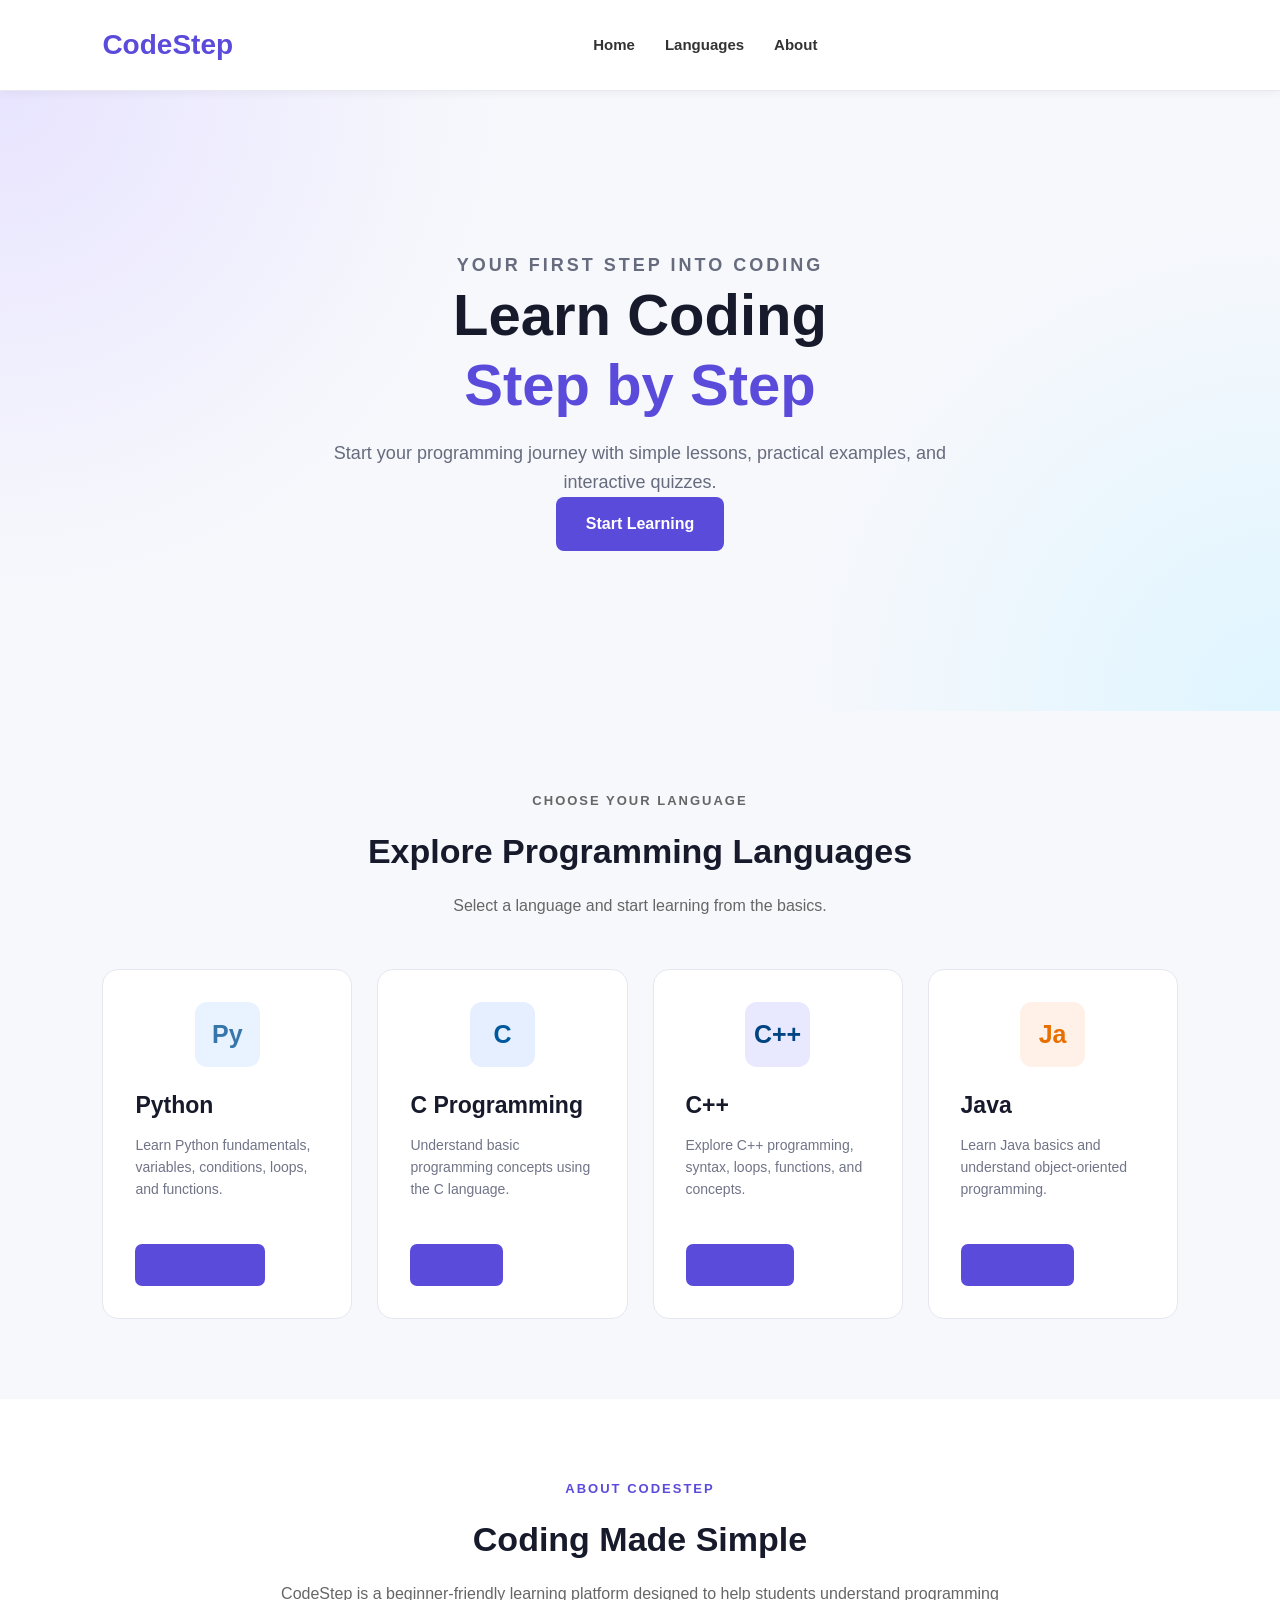
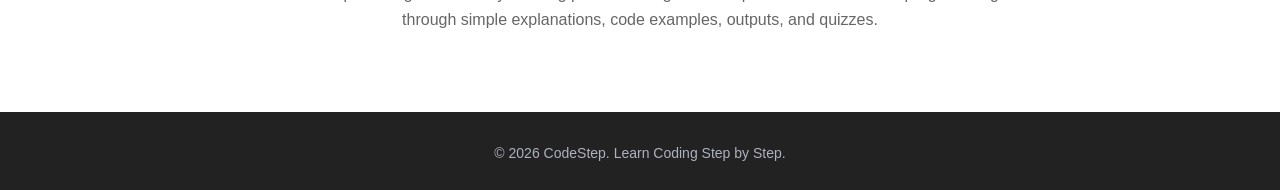
<file: index.html>
<!DOCTYPE html>
<html lang="en">

<head>
    <meta charset="UTF-8">
    <meta name="viewport" content="width=device-width, initial-scale=1.0">

    <title>CodeStep - Learn Coding</title>

    <meta name="description"
          content="Learn Python, C, C++ and Java step by step with examples, quizzes and outputs.">

    <link rel="stylesheet" href="style.css">
</head>

<body>

    <!-- Navbar -->
    <header class="navbar">

        <div class="logo">
            <a href="index.html">CodeStep</a>
        </div>

        <nav class="nav-links">
            <a href="index.html">Home</a>
            <a href="#languages">Languages</a>
            <a href="#about">About</a>
        </nav>

    </header>


    <!-- Hero Section -->
    <section class="hero">

        <div class="hero-content">

            <p class="hero-tagline">
                YOUR FIRST STEP INTO CODING
            </p>

            <h1>
                Learn Coding<br>
                <span>Step by Step</span>
            </h1>

            <p class="hero-description">
                Start your programming journey with simple lessons,
                practical examples, and interactive quizzes.
            </p>

            <a href="#languages" class="hero-button">
                Start Learning
            </a>

        </div>

    </section>


    <!-- Languages Section -->
    <section class="languages-section" id="languages">

        <div class="section-heading">

            <p class="section-tag">
                CHOOSE YOUR LANGUAGE
            </p>

            <h2>
                Explore Programming Languages
            </h2>

            <p>
                Select a language and start learning from the basics.
            </p>

        </div>


        <div class="language-cards">

            <!-- Python -->
            <div class="language-card">

                <div class="language-icon python-icon">
                    Py
                </div>

                <h3>Python</h3>

                <p>
                    Learn Python fundamentals, variables,
                    conditions, loops, and functions.
                </p>

                <a href="python.html" class="card-button">
                    Learn Python
                </a>

            </div>


            <!-- C -->
            <div class="language-card">

                <div class="language-icon c-icon">
                    C
                </div>

                <h3>C Programming</h3>

                <p>
                    Understand basic programming concepts
                    using the C language.
                </p>

                <a href="c.html" class="card-button">
                    Learn C
                </a>

            </div>


            <!-- C++ -->
            <div class="language-card">

                <div class="language-icon cpp-icon">
                    C++
                </div>

                <h3>C++</h3>

                <p>
                    Explore C++ programming, syntax,
                    loops, functions, and concepts.
                </p>

                <a href="cpp.html" class="card-button">
                    Learn C++
                </a>

            </div>


            <!-- Java -->
            <div class="language-card">

                <div class="language-icon java-icon">
                    Ja
                </div>

                <h3>Java</h3>

                <p>
                    Learn Java basics and understand
                    object-oriented programming.
                </p>

                <a href="java.html" class="card-button">
                    Learn Java
                </a>

            </div>

        </div>

    </section>


    <!-- About Section -->
    <section class="about-section" id="about">

        <div class="about-content">

            <p class="section-tag">
                ABOUT CODESTEP
            </p>

            <h2>
                Coding Made Simple
            </h2>

            <p>
                CodeStep is a beginner-friendly learning platform
                designed to help students understand programming
                through simple explanations, code examples,
                outputs, and quizzes.
            </p>

        </div>

    </section>


    <!-- Footer -->
    <footer class="footer">

        <p>
            © 2026 CodeStep. Learn Coding Step by Step.
        </p>

    </footer>


</body>
</html>
</file>
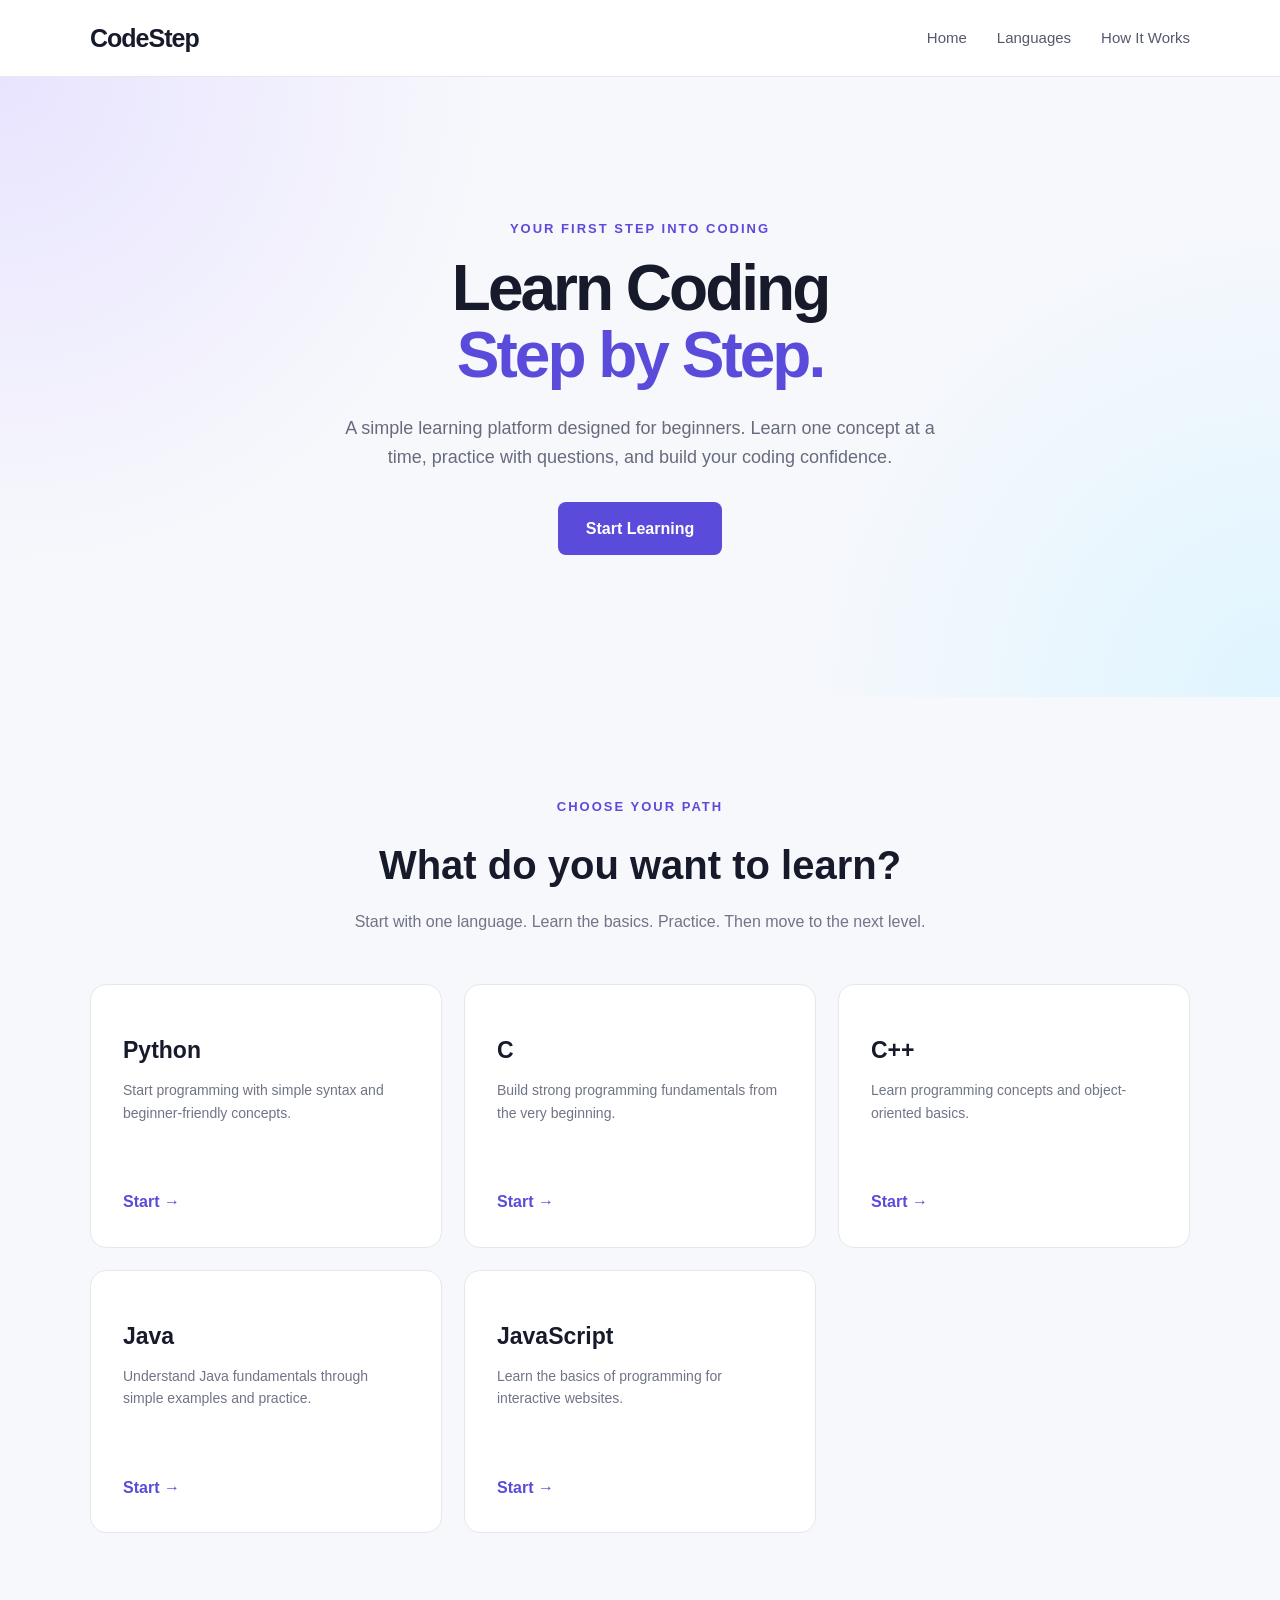
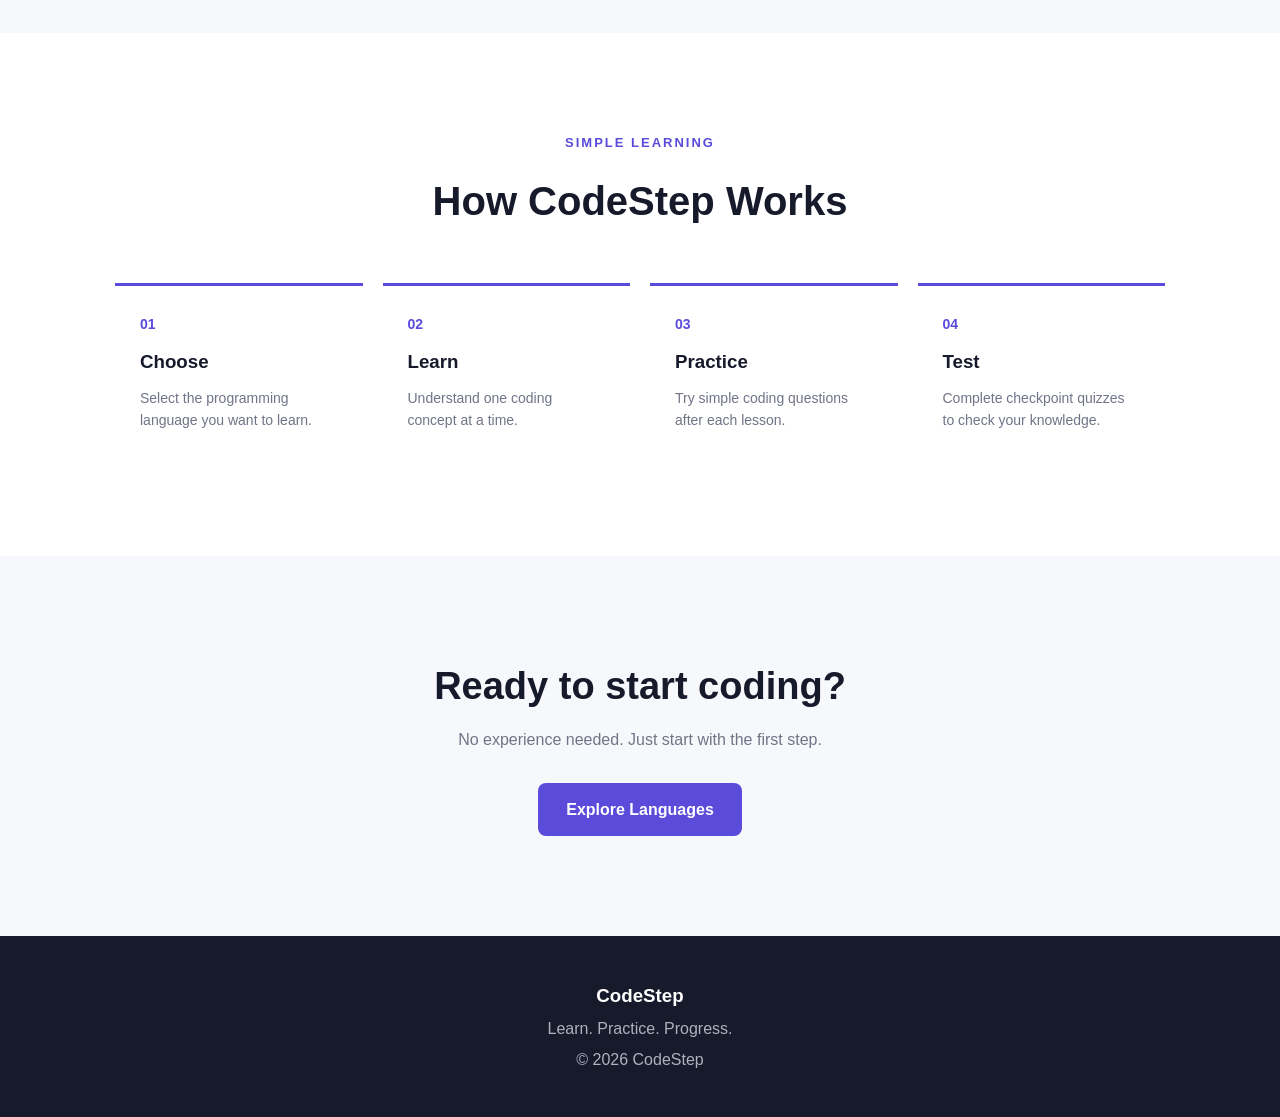
<file: index1.html>
<!doctype html>
<html lang="en">
  <head>
    <meta charset="UTF-8" />
    <meta name="viewport" content="width=device-width, initial-scale=1.0" />
    <title>CodeStep - Learn Coding</title>
    <link rel="stylesheet" href="style.css" />
  </head>

  <body>
    <header>
      <nav>
        <h1>CodeStep</h1>

        <ul>
          <li><a href="#home">Home</a></li>
          <li><a href="#languages">Languages</a></li>
          <li><a href="#how">How It Works</a></li>
        </ul>
      </nav>
    </header>

    <main>
      <section id="home" class="hero">
        <div class="hero-content">
          <p class="tagline">YOUR FIRST STEP INTO CODING</p>

          <h2>
            Learn Coding<br />
            <span>Step by Step.</span>
          </h2>

          <p>
            A simple learning platform designed for beginners. Learn one concept
            at a time, practice with questions, and build your coding
            confidence.
          </p>

          <a href="#languages" class="btn">Start Learning</a>
        </div>
      </section>

      <section id="languages" class="languages">
        <p class="section-label">CHOOSE YOUR PATH</p>

        <h2>What do you want to learn?</h2>

        <p class="section-description">
          Start with one language. Learn the basics. Practice. Then move to the
          next level.
        </p>

        <div class="language-container">
          <div class="language-card">
            <div class="icon"></div>
            <h3>Python</h3>
            <p>
              Start programming with simple syntax and beginner-friendly
              concepts.
            </p>
            <a href="#">Start →</a>
          </div>

          <div class="language-card">
            <div class="icon"></div>
            <h3>C</h3>
            <p>
              Build strong programming fundamentals from the very beginning.
            </p>
            <a href="#">Start →</a>
          </div>

          <div class="language-card">
            <div class="icon"></div>
            <h3>C++</h3>
            <p>Learn programming concepts and object-oriented basics.</p>
            <a href="#">Start →</a>
          </div>

          <div class="language-card">
            <div class="icon"></div>
            <h3>Java</h3>
            <p>
              Understand Java fundamentals through simple examples and practice.
            </p>
            <a href="#">Start →</a>
          </div>

          <div class="language-card">
            <div class="icon"></div>
            <h3>JavaScript</h3>
            <p>Learn the basics of programming for interactive websites.</p>
            <a href="#">Start →</a>
          </div>
        </div>
      </section>

      <section id="how" class="how">
        <p class="section-label">SIMPLE LEARNING</p>

        <h2>How CodeStep Works</h2>

        <div class="steps">
          <div class="step">
            <span>01</span>
            <h3>Choose</h3>
            <p>Select the programming language you want to learn.</p>
          </div>

          <div class="step">
            <span>02</span>
            <h3>Learn</h3>
            <p>Understand one coding concept at a time.</p>
          </div>

          <div class="step">
            <span>03</span>
            <h3>Practice</h3>
            <p>Try simple coding questions after each lesson.</p>
          </div>

          <div class="step">
            <span>04</span>
            <h3>Test</h3>
            <p>Complete checkpoint quizzes to check your knowledge.</p>
          </div>
        </div>
      </section>

      <section class="cta">
        <h2>Ready to start coding?</h2>
        <p>No experience needed. Just start with the first step.</p>
        <a href="#languages" class="btn">Explore Languages</a>
      </section>
    </main>

    <footer>
      <h3>CodeStep</h3>
      <p>Learn. Practice. Progress.</p>
      <p>© 2026 CodeStep</p>
    </footer>
  </body>
</html>
</file>
<file: style.css>
* {
    margin: 0;
    padding: 0;
    box-sizing: border-box;
}

html {
    scroll-behavior: smooth;
}

body {
    font-family: Arial, sans-serif;
    background-color: #f7f8fc;
    color: #222;
    line-height: 1.6;
}

a {
    text-decoration: none;
    color: inherit;
}


/* =========================
   NAVBAR
========================= */

.navbar {
    width: 100%;
    min-height: 70px;
    padding: 15px 8%;

    display: flex;
    justify-content: space-between;
    align-items: center;

    background-color: white;

    position: sticky;
    top: 0;
    z-index: 1000;

    box-shadow: 0 2px 10px rgba(0, 0, 0, 0.05);
}

.logo a {
    font-size: 28px;
    font-weight: bold;
    color: #5b4bdb;
}

.nav-links {
    display: flex;
    gap: 30px;
}

.nav-links a {
    font-size: 15px;
    font-weight: 600;
    color: #333;

    transition: color 0.3s;
}

.nav-links a:hover {
    color: #5b4bdb;
}


/* =========================
   HERO SECTION
========================= */

.hero {
    min-height: 500px;

    display: flex;
    align-items: center;
    justify-content: center;

    text-align: center;

    padding: 80px 20px;

    background: linear-gradient(
        135deg,
        #eeedff,
        #f7f8fc,
        #e8e6ff
    );
}

.hero-content {
    max-width: 800px;
}

.hero-tagline {
    color: #5b4bdb;
    font-size: 14px;
    font-weight: bold;
    letter-spacing: 3px;

    margin-bottom: 20px;
}

.hero h1 {
    font-size: 58px;
    line-height: 1.2;

    margin-bottom: 20px;
}

.hero h1 span {
    color: #5b4bdb;
}

.hero-description {
    max-width: 600px;

    margin: 0 auto 30px;

    color: #666;
    font-size: 18px;
}

.hero-button {
    display: inline-block;

    background-color: #5b4bdb;
    color: white;

    padding: 14px 30px;

    border-radius: 8px;

    font-weight: bold;

    transition: 0.3s;
}

.hero-button:hover {
    background-color: #4635c2;
    transform: translateY(-3px);
}


/* =========================
   LANGUAGE SECTION
========================= */

.languages-section {
    padding: 80px 8%;
}

.section-heading {
    text-align: center;
    margin-bottom: 50px;
}

.section-tag {
    color: #5b4bdb;

    font-size: 13px;
    font-weight: bold;

    letter-spacing: 2px;

    margin-bottom: 12px;
}

.section-heading h2,
.about-content h2 {
    font-size: 34px;
    margin-bottom: 15px;
}

.section-heading p {
    color: #666;
}


/* =========================
   LANGUAGE CARDS
========================= */

.language-cards {
    display: grid;

    grid-template-columns: repeat(4, 1fr);

    gap: 25px;
}

.language-card {
    background-color: white;

    padding: 30px 25px;

    border-radius: 15px;

    text-align: center;

    border: 1px solid #eeeeee;

    transition: 0.3s;
}

.language-card:hover {
    transform: translateY(-8px);

    box-shadow: 0 10px 30px rgba(
        91,
        75,
        219,
        0.12
    );
}

.language-icon {
    width: 65px;
    height: 65px;

    display: flex;
    align-items: center;
    justify-content: center;

    margin: 0 auto 20px;

    border-radius: 12px;

    font-size: 25px;
    font-weight: bold;
}

.python-icon {
    background-color: #e8f3ff;
    color: #3776ab;
}

.c-icon {
    background-color: #e5efff;
    color: #00599c;
}

.cpp-icon {
    background-color: #e8e8ff;
    color: #004482;
}

.java-icon {
    background-color: #fff0e8;
    color: #e76f00;
}

.language-card h3 {
    font-size: 21px;
    margin-bottom: 12px;
}

.language-card p {
    font-size: 14px;
    color: #666;

    min-height: 90px;

    margin-bottom: 20px;
}

.card-button {
    display: inline-block;

    padding: 10px 20px;

    background-color: #5b4bdb;
    color: white;

    border-radius: 7px;

    font-size: 14px;
    font-weight: bold;

    transition: 0.3s;
}

.card-button:hover {
    background-color: #4635c2;
}


/* =========================
   ABOUT SECTION
========================= */

.about-section {
    padding: 80px 8%;

    background-color: white;

    text-align: center;
}

.about-content {
    max-width: 750px;
    margin: auto;
}

.about-content p:last-child {
    color: #666;
    font-size: 16px;
}


/* =========================
   FOOTER
========================= */

.footer {
    padding: 25px 20px;

    background-color: #222;

    color: white;

    text-align: center;

    font-size: 14px;
}


/* =========================
   LEARNING PAGE
========================= */

.learning-container {
    display: flex;

    min-height: calc(100vh - 70px);
}


/* =========================
   SIDEBAR
========================= */

.sidebar {
    width: 260px;

    padding: 25px 20px;

    background-color: white;

    border-right: 1px solid #eeeeee;

    position: sticky;
    top: 70px;

    height: calc(100vh - 70px);

    overflow-y: auto;

    flex-shrink: 0;
}

.sidebar h3 {
    color: #5b4bdb;

    font-size: 20px;

    margin-bottom: 20px;
}

.topic-list {
    display: flex;
    flex-direction: column;

    gap: 8px;
}

.topic-button {
    width: 100%;

    padding: 12px 15px;

    border: none;

    background-color: transparent;

    text-align: left;

    font-size: 15px;

    color: #444;

    border-radius: 8px;

    cursor: pointer;

    transition: 0.3s;
}

.topic-button:hover {
    background-color: #f0efff;
    color: #5b4bdb;
}

.topic-button.active {
    background-color: #5b4bdb;
    color: white;
}


/* =========================
   LESSON CONTENT
========================= */

.lesson-content {
    flex: 1;

    padding: 40px;

    min-width: 0;
}

.lesson-header {
    margin-bottom: 30px;
}

.lesson-header h1 {
    font-size: 34px;

    margin-bottom: 12px;
}

.lesson-header p {
    color: #666;
}


/* =========================
   LESSON CARDS
========================= */

.lesson-card {
    background-color: white;

    padding: 25px;

    margin-bottom: 25px;

    border-radius: 12px;

    border: 1px solid #eeeeee;
}

.lesson-card h2 {
    font-size: 22px;

    margin-bottom: 15px;

    color: #333;
}

.lesson-card p {
    color: #555;

    margin-bottom: 12px;
}


/* =========================
   MOVIE EXAMPLE
========================= */

.movie-example {
    background-color: #fff8e8;

    padding: 20px;

    border-left: 5px solid #f0b429;

    border-radius: 8px;

    margin-bottom: 25px;
}

.movie-example h3 {
    color: #8a5a00;

    margin-bottom: 10px;
}


/* =========================
   CODE BLOCK
========================= */

.code-block {
    background-color: #1e1e2f;

    color: #f1f1f1;

    padding: 20px;

    border-radius: 10px;

    overflow-x: auto;

    margin: 15px 0;
}

.code-block pre {
    font-family: Consolas, monospace;

    font-size: 14px;

    line-height: 1.7;

    white-space: pre;
}


/* =========================
   OUTPUT BLOCK
========================= */

.output-block {
    background-color: #f0fdf4;

    color: #166534;

    padding: 18px;

    border-radius: 8px;

    border: 1px solid #bbf7d0;

    margin-top: 15px;
}

.output-block h3 {
    margin-bottom: 10px;
}

.output-block pre {
    font-family: Consolas, monospace;

    white-space: pre-wrap;
}


/* =========================
   EXPLANATION
========================= */

.explanation-list {
    padding-left: 25px;

    color: #555;
}

.explanation-list li {
    margin-bottom: 10px;
}


/* =========================
   QUIZ SECTION
========================= */

.quiz-section {
    background-color: white;

    padding: 25px;

    margin-top: 30px;

    border-radius: 12px;

    border: 1px solid #eeeeee;
}

.quiz-section h2 {
    margin-bottom: 20px;
}

.quiz-question {
    padding: 20px;

    margin-bottom: 20px;

    background-color: #f8f8ff;

    border-radius: 10px;
}

.quiz-question h3 {
    font-size: 17px;

    margin-bottom: 15px;
}

.quiz-options {
    display: flex;
    flex-direction: column;

    gap: 10px;
}

.quiz-option {
    padding: 12px 15px;

    border: 1px solid #dddddd;

    background-color: white;

    border-radius: 8px;

    cursor: pointer;

    text-align: left;

    transition: 0.2s;
}

.quiz-option:hover {
    border-color: #5b4bdb;

    background-color: #f0efff;
}

.quiz-option.correct {
    background-color: #dcfce7;

    border-color: #22c55e;

    color: #166534;
}

.quiz-option.wrong {
    background-color: #fee2e2;

    border-color: #ef4444;

    color: #991b1b;
}

.quiz-feedback {
    margin-top: 12px;

    font-size: 14px;

    font-weight: bold;
}


/* =========================
   RESPONSIVE DESIGN
========================= */

@media (max-width: 1000px) {

    .language-cards {
        grid-template-columns: repeat(2, 1fr);
    }

    .lesson-content {
        padding: 25px;
    }

    .sidebar {
        width: 220px;
    }

}


@media (max-width: 700px) {

    .navbar {
        padding: 15px 5%;
    }

    .logo a {
        font-size: 23px;
    }

    .nav-links {
        gap: 15px;
    }

    .nav-links a {
        font-size: 13px;
    }

    .hero h1 {
        font-size: 40px;
    }

    .hero-description {
        font-size: 15px;
    }

    .languages-section {
        padding: 60px 5%;
    }

    .language-cards {
        grid-template-columns: 1fr;
    }

    .learning-container {
        flex-direction: column;
    }

    .sidebar {
        width: 100%;

        height: auto;

        position: relative;

        top: 0;

        border-right: none;
        border-bottom: 1px solid #eeeeee;
    }

    .topic-list {
        flex-direction: row;

        overflow-x: auto;

        padding-bottom: 10px;
    }

    .topic-button {
        white-space: nowrap;

        width: auto;
    }

    .lesson-content {
        padding: 20px;
    }

    .lesson-header h1 {
        font-size: 28px;
    }

}
/* Lesson formatting */
#lessonContent {
    padding: 25px;
    background: #ffffff;
    border-radius: 12px;
    line-height: 1.7;
}

#lessonContent h2 {
    color: #5b4bdb;
    font-size: 28px;
    margin-bottom: 15px;
}

#lessonContent h3 {
    color: #333;
    margin-top: 25px;
    margin-bottom: 10px;
}

#lessonContent p {
    color: #555;
    font-size: 16px;
}

/* Code formatting */
#lessonContent pre {
    background: #1e1e2e;
    color: #f8f8f2;
    padding: 20px;
    border-radius: 10px;
    overflow-x: auto;
    font-size: 15px;
}

/* Quiz formatting */
.quiz-box {
    background: #f7f8fc;
    border: 1px solid #e0e0ef;
    padding: 20px;
    margin: 20px 0;
    border-radius: 12px;
}

.quiz-question {
    margin-bottom: 25px;
}

.quiz-question p {
    font-weight: bold;
    color: #222;
}

.quiz-option {
    display: block;
    width: 100%;
    text-align: left;
    padding: 12px 15px;
    margin: 8px 0;
    border: 1px solid #d6d6e5;
    border-radius: 8px;
    background: white;
    cursor: pointer;
    font-size: 15px;
    transition: 0.2s;
}

.quiz-option:hover:not(:disabled) {
    background: #eeeaff;
    border-color: #5b4bdb;
}

.quiz-option:disabled {
    cursor: not-allowed;
    opacity: 0.9;
}

.quiz-option.correct {
    background: #d8f5df;
    border-color: #2e9d50;
    color: #176b2d;
}

.quiz-option.wrong {
    background: #ffe0e0;
    border-color: #e04444;
    color: #a52222;
}

.quiz-feedback {
    padding: 10px;
    margin-top: 10px;
    border-radius: 8px;
    font-weight: bold;
}

.quiz-feedback.correct-feedback {
    background: #d8f5df;
    color: #176b2d;
}

.quiz-feedback.wrong-feedback {
    background: #ffe0e0;
    color: #a52222;
}
=======
* {
  margin: 0;
  padding: 0;
  box-sizing: border-box;
}

html {
  scroll-behavior: smooth;
}

body {
  font-family: Arial, sans-serif;
  background: #f7f8fc;
  color: #171a2b;
  line-height: 1.6;
}

/* NAVIGATION */

header {
  background: white;
  border-bottom: 1px solid #e8e9f0;
  position: sticky;
  top: 0;
  z-index: 100;
}

nav {
  max-width: 1150px;
  margin: auto;
  padding: 18px 25px;
  display: flex;
  justify-content: space-between;
  align-items: center;
}

nav h1 {
  font-size: 25px;
  letter-spacing: -1px;
}

nav ul {
  display: flex;
  list-style: none;
  gap: 30px;
}

nav a {
  text-decoration: none;
  color: #55596b;
  font-size: 15px;
}

nav a:hover {
  color: #5b4bdb;
}

/* HERO */

.hero {
  min-height: 620px;
  display: flex;
  align-items: center;
  justify-content: center;
  text-align: center;
  padding: 80px 25px;
  background:
    radial-gradient(circle at top left, #e8e4ff, transparent 35%),
    radial-gradient(circle at bottom right, #dff5ff, transparent 35%), #f7f8fc;
}

.hero-content {
  max-width: 750px;
}

.tagline,
.section-label {
  color: #5b4bdb;
  font-size: 13px;
  font-weight: bold;
  letter-spacing: 2px;
  margin-bottom: 15px;
}

.hero h2 {
  font-size: 64px;
  line-height: 1.05;
  letter-spacing: -3px;
  margin-bottom: 25px;
}

.hero h2 span {
  color: #5b4bdb;
}

.hero p:not(.tagline) {
  max-width: 620px;
  margin: auto;
  color: #666b7d;
  font-size: 18px;
}

.btn {
  display: inline-block;
  margin-top: 30px;
  padding: 14px 28px;
  background: #5b4bdb;
  color: white;
  text-decoration: none;
  border-radius: 8px;
  font-weight: bold;
}

.btn:hover {
  background: #4636c7;
}

/* LANGUAGES */

.languages {
  max-width: 1150px;
  margin: auto;
  padding: 100px 25px;
  text-align: center;
}

.languages h2,
.how h2 {
  font-size: 40px;
  margin-bottom: 12px;
}

.section-description {
  color: #707487;
  max-width: 600px;
  margin: auto;
}

.language-container {
  margin-top: 50px;
  display: grid;
  grid-template-columns: repeat(3, 1fr);
  gap: 22px;
}

.language-card {
  background: white;
  padding: 32px;
  border: 1px solid #e6e7ee;
  border-radius: 16px;
  text-align: left;
  transition: 0.3s;
}

.language-card:hover {
  transform: translateY(-6px);
  box-shadow: 0 15px 35px rgba(30, 30, 60, 0.08);
}

.icon {
  font-size: 35px;
  margin-bottom: 15px;
}

.language-card h3 {
  font-size: 23px;
  margin-bottom: 10px;
}

.language-card p {
  color: #707487;
  font-size: 14px;
  margin-bottom: 20px;
}

.language-card a {
  color: #5b4bdb;
  text-decoration: none;
  font-weight: bold;
}

/* HOW IT WORKS */

.how {
  background: white;
  padding: 100px 25px;
  text-align: center;
}

.steps {
  max-width: 1050px;
  margin: 50px auto 0;
  display: grid;
  grid-template-columns: repeat(4, 1fr);
  gap: 20px;
}

.step {
  padding: 25px;
  border-top: 3px solid #5b4bdb;
  text-align: left;
}

.step span {
  color: #5b4bdb;
  font-weight: bold;
  font-size: 14px;
}

.step h3 {
  margin: 10px 0;
}

.step p {
  color: #707487;
  font-size: 14px;
}

/* CTA */

.cta {
  text-align: center;
  padding: 100px 25px;
}

.cta h2 {
  font-size: 38px;
  margin-bottom: 10px;
}

.cta p {
  color: #707487;
}

/* FOOTER */

footer {
  background: #171a2b;
  color: white;
  text-align: center;
  padding: 45px 20px;
}

footer p {
  color: #aeb1c0;
  margin-top: 5px;
}

/* MOBILE */

@media (max-width: 800px) {
  nav {
    flex-direction: column;
    gap: 15px;
  }

  nav ul {
    gap: 15px;
  }

  .hero h2 {
    font-size: 45px;
  }

  .language-container {
    grid-template-columns: 1fr;
  }

  .steps {
    grid-template-columns: 1fr;
  }
}
>>>>>>> d4d6caa37e8bf3002e1f207f8223171361c18c94
</file>
